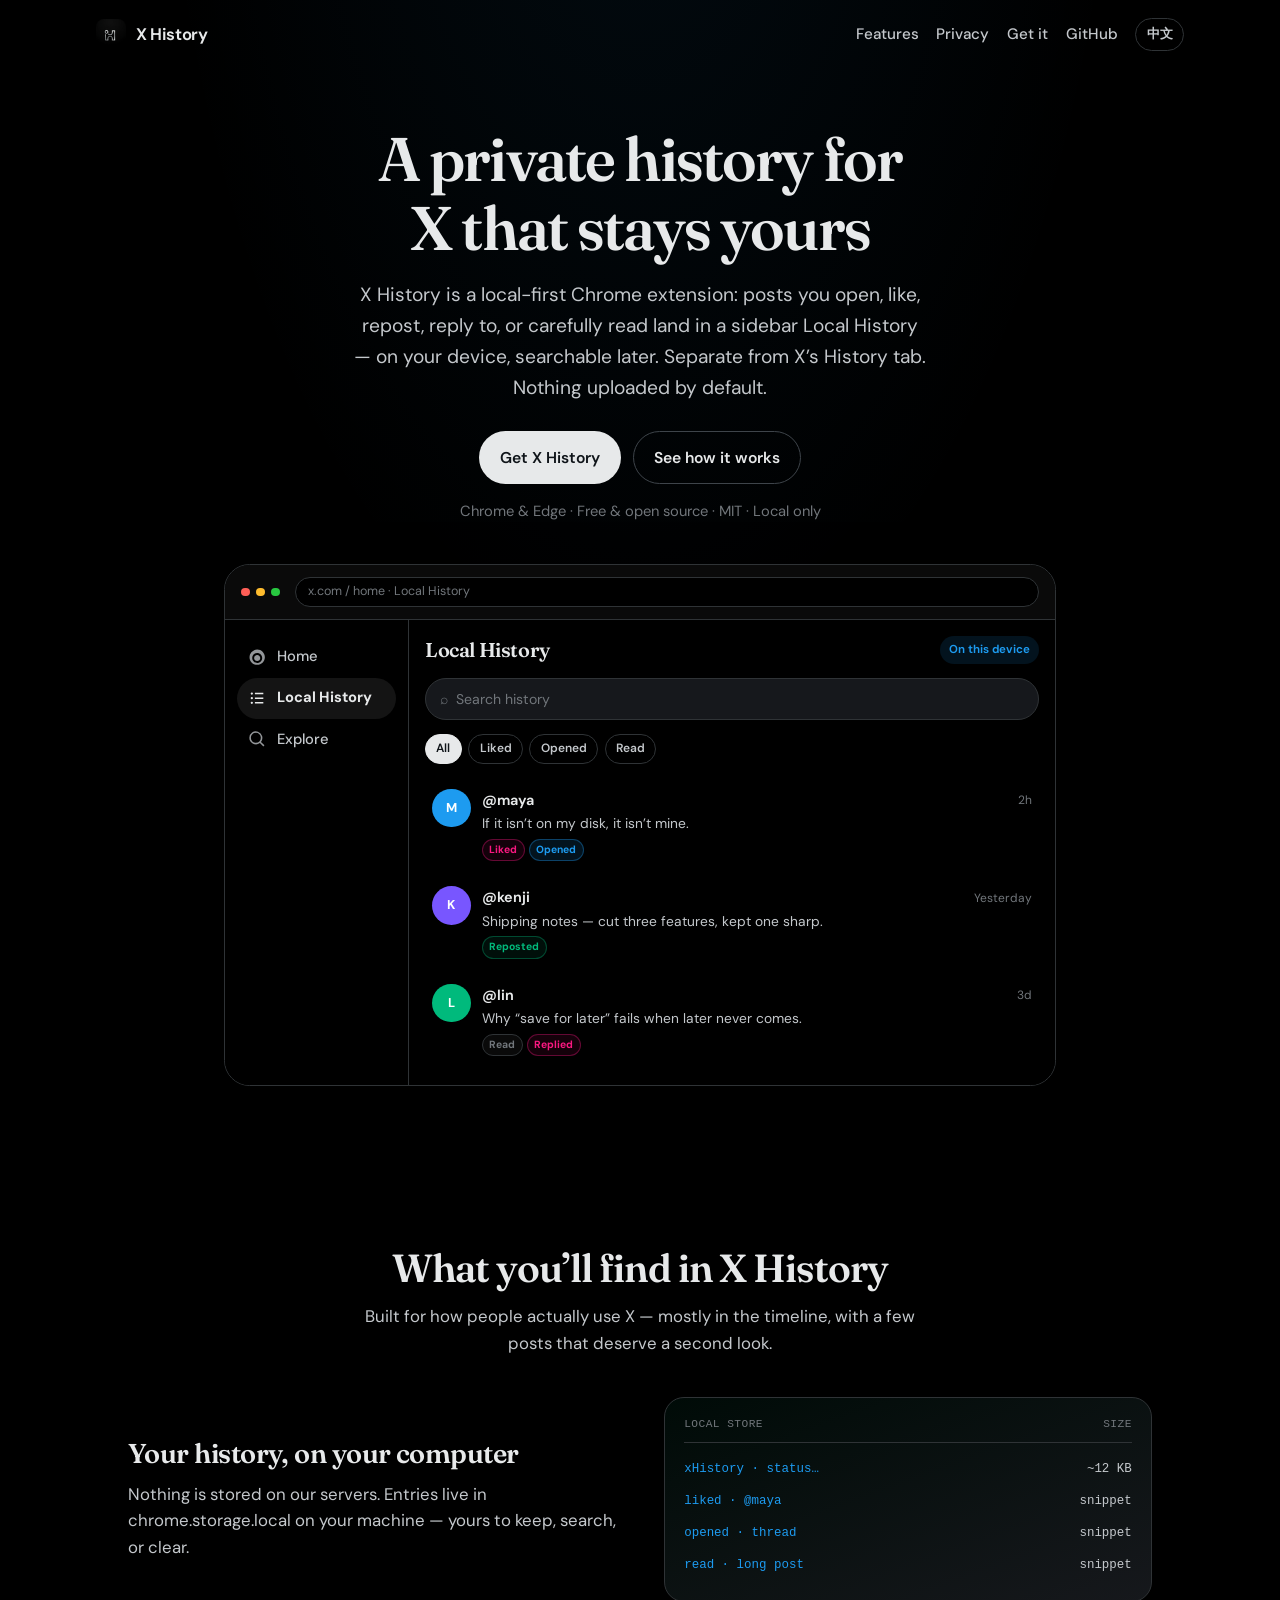
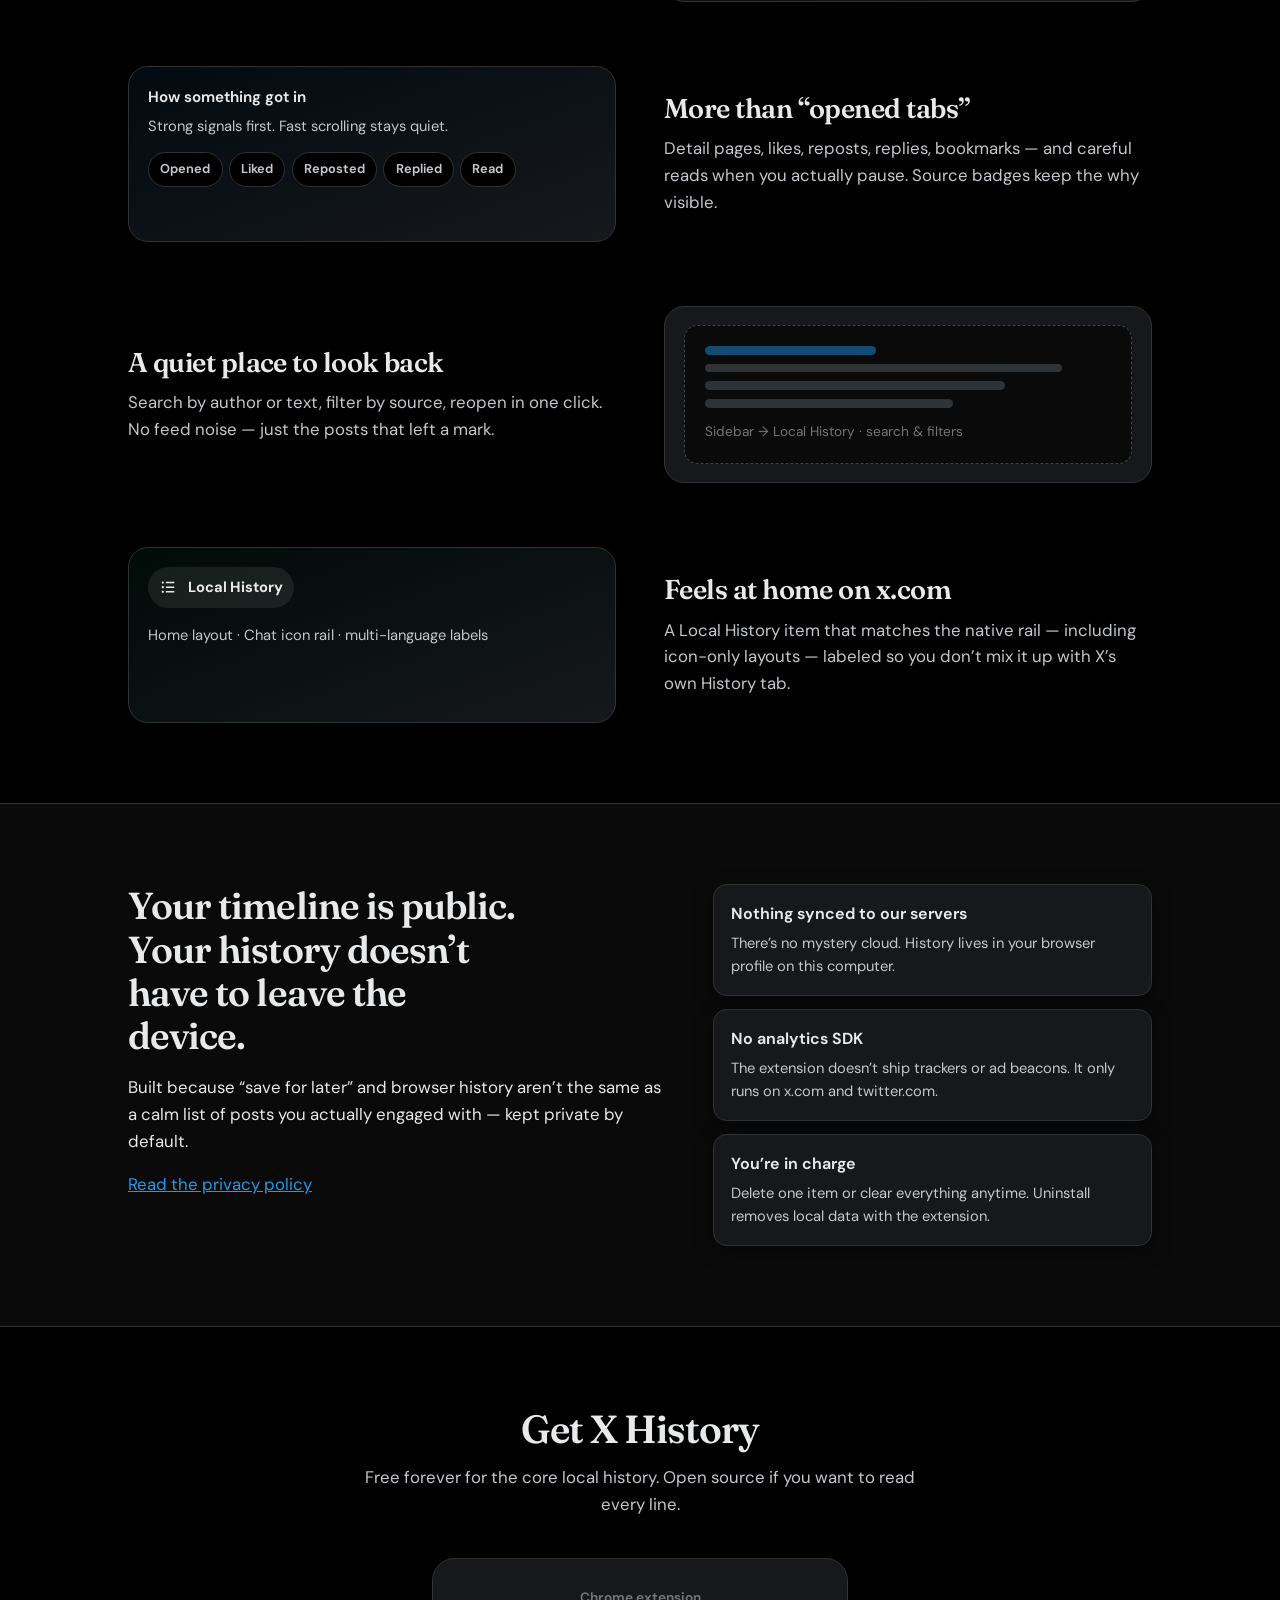
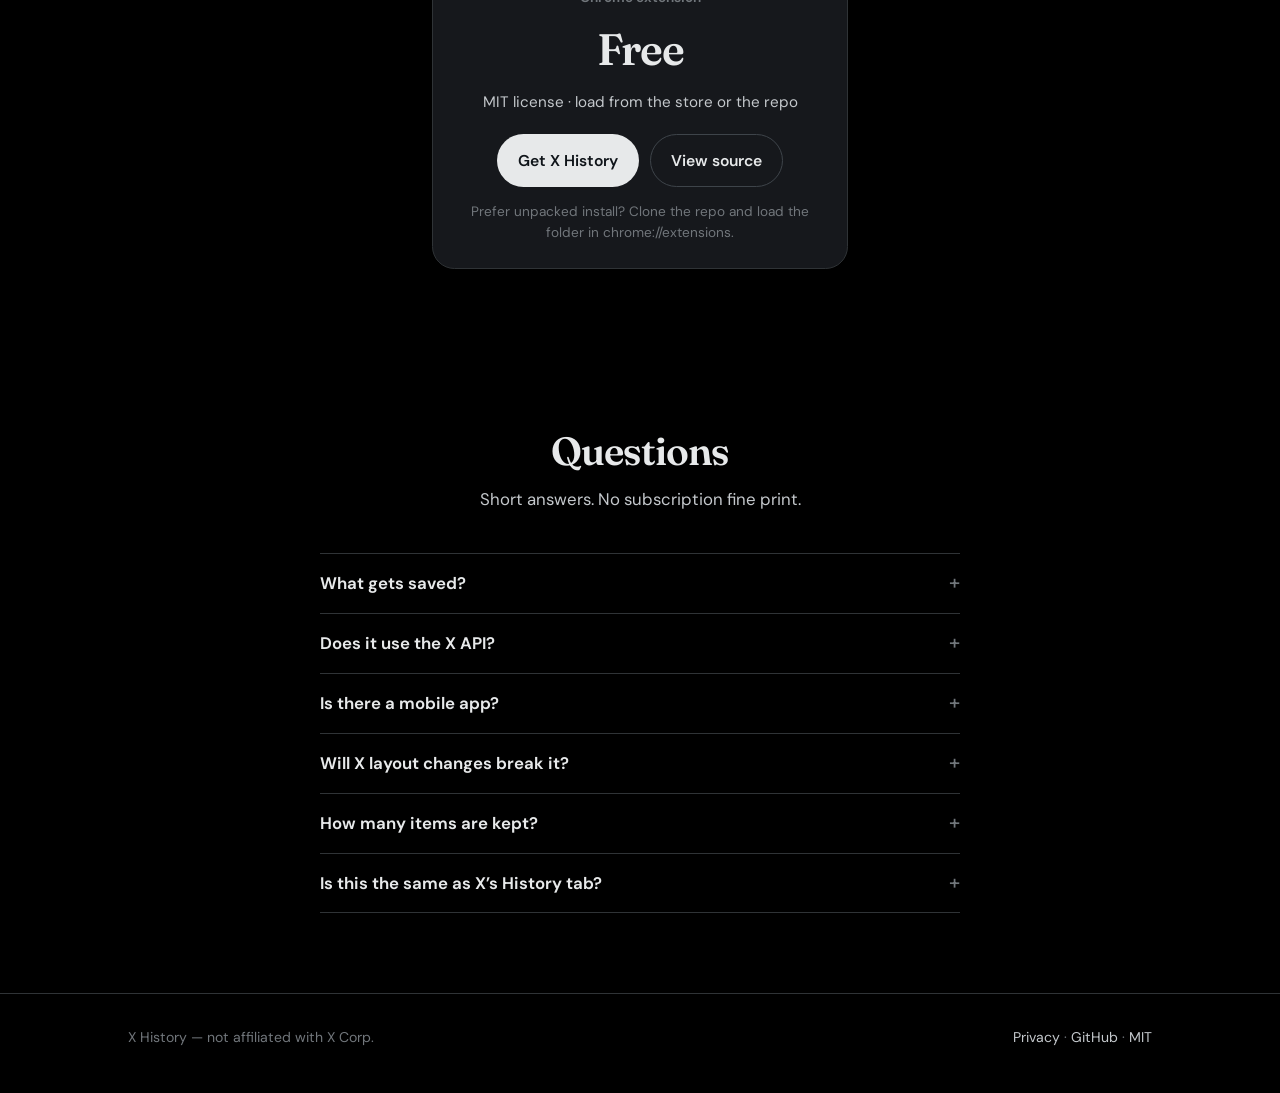
<file: docs/index.html>
<!DOCTYPE html>
<html lang="en">
  <head>
    <meta charset="utf-8" />
    <meta name="viewport" content="width=device-width, initial-scale=1" />
    <title>X History — Local history for X that stays yours</title>
    <meta
      name="description"
      content="A local-first Chrome extension for X: Local History in the sidebar for posts you open, like, repost, or carefully read. Distinct from X’s History tab. Nothing uploaded by default."
    />
    <meta name="theme-color" content="#000000" />
    <link rel="icon" href="icons/icon48.png" type="image/png" />
    <link rel="preconnect" href="https://fonts.googleapis.com" />
    <link rel="preconnect" href="https://fonts.gstatic.com" crossorigin />
    <link
      href="https://fonts.googleapis.com/css2?family=DM+Sans:ital,opsz,wght@0,9..40,400;0,9..40,500;0,9..40,600;0,9..40,700;1,9..40,400&family=Fraunces:ital,opsz,wght@0,9..144,500;0,9..144,600;0,9..144,700;1,9..144,500&display=swap"
      rel="stylesheet"
    />
    <style>
      /* X lights-out palette + Cozy structure */
      :root {
        color-scheme: dark;
        --bg: #000000;
        --bg-soft: #0a0a0a;
        --bg-elev: #16181c;
        --bg-card: #16181c;
        --ink: #e7e9ea;
        --ink-soft: #c4c8cc;
        --muted: #71767b;
        --line: #2f3336;
        --line-strong: #3e444a;
        --accent: #1d9bf0;
        --accent-hover: #1a8cd8;
        --accent-soft: rgba(29, 155, 240, 0.12);
        --like: #f91880;
        --repost: #00ba7c;
        --shadow: 0 18px 50px rgba(0, 0, 0, 0.55);
        --shadow-sm: 0 6px 20px rgba(0, 0, 0, 0.4);
        --radius: 1.25rem;
        --radius-sm: 0.85rem;
        --pad: clamp(1.15rem, 4vw, 2rem);
        --max: 68rem;
        --font: "DM Sans", system-ui, sans-serif;
        --display: "Fraunces", Georgia, serif;
      }

      * {
        box-sizing: border-box;
      }

      html {
        scroll-behavior: smooth;
      }

      body {
        margin: 0;
        font-family: var(--font);
        color: var(--ink);
        background:
          radial-gradient(
            70% 45% at 50% -8%,
            rgba(29, 155, 240, 0.08) 0%,
            transparent 55%
          ),
          var(--bg);
        line-height: 1.6;
        font-size: 1.05rem;
      }

      a {
        color: var(--accent);
      }

      a:hover {
        color: #4db0f5;
      }

      .wrap {
        width: min(var(--max), 100%);
        margin-inline: auto;
        padding-inline: var(--pad);
      }

      /* —— Nav —— */
      .nav {
        display: flex;
        align-items: center;
        justify-content: space-between;
        gap: 1rem;
        padding: 1.1rem var(--pad);
        max-width: calc(var(--max) + 2 * var(--pad));
        margin-inline: auto;
      }

      .brand {
        display: flex;
        align-items: center;
        gap: 0.6rem;
        text-decoration: none;
        color: var(--ink);
        font-weight: 650;
        letter-spacing: -0.02em;
      }

      .brand img {
        width: 30px;
        height: 30px;
        border-radius: 8px;
      }

      .nav-right {
        display: flex;
        align-items: center;
        gap: 0.35rem 1.1rem;
        flex-wrap: wrap;
        justify-content: flex-end;
      }

      .nav-right a {
        text-decoration: none;
        color: var(--ink-soft);
        font-size: 0.95rem;
        font-weight: 500;
      }

      .nav-right a:hover {
        color: var(--ink);
      }

      .lang-btn {
        appearance: none;
        border: 1px solid var(--line);
        background: transparent;
        color: var(--ink-soft);
        font: inherit;
        font-size: 0.8rem;
        font-weight: 600;
        padding: 0.35rem 0.65rem;
        border-radius: 999px;
        cursor: pointer;
      }

      .lang-btn:hover {
        border-color: var(--muted);
        color: var(--ink);
        background: rgba(255, 255, 255, 0.03);
      }

      /* —— Hero —— */
      .hero {
        padding: clamp(2rem, 6vw, 3.5rem) 0 clamp(3rem, 8vw, 5rem);
        text-align: center;
      }

      .hero h1 {
        font-family: var(--display);
        font-weight: 600;
        font-size: clamp(2.35rem, 6.2vw, 3.85rem);
        line-height: 1.12;
        letter-spacing: -0.03em;
        margin: 0 auto 1.1rem;
        max-width: 16ch;
        text-wrap: balance;
      }

      .hero-lede {
        margin: 0 auto 1.75rem;
        max-width: 36rem;
        color: var(--ink-soft);
        font-size: clamp(1.05rem, 2vw, 1.2rem);
      }

      .cta-row {
        display: flex;
        flex-wrap: wrap;
        gap: 0.7rem;
        justify-content: center;
        margin-bottom: 1rem;
      }

      .btn {
        display: inline-flex;
        align-items: center;
        justify-content: center;
        gap: 0.4rem;
        font: inherit;
        font-weight: 600;
        font-size: 0.98rem;
        padding: 0.8rem 1.25rem;
        border-radius: 999px;
        text-decoration: none;
        border: 1.5px solid transparent;
        transition: transform 0.15s, background 0.15s, border-color 0.15s,
          box-shadow 0.15s;
        cursor: pointer;
      }

      .btn:active {
        transform: translateY(1px);
      }

      .btn-primary {
        background: var(--ink);
        color: #0f1419;
        box-shadow: none;
      }

      .btn-primary:hover {
        background: #fff;
        color: #0f1419;
      }

      .btn-soft {
        background: transparent;
        color: var(--ink);
        border-color: var(--line-strong);
      }

      .btn-soft:hover {
        border-color: var(--muted);
        background: rgba(255, 255, 255, 0.04);
        color: var(--ink);
      }

      .hero-meta {
        color: var(--muted);
        font-size: 0.92rem;
        margin: 0 auto 2.5rem;
        max-width: 32rem;
      }

      /* Product stage */
      .stage {
        position: relative;
        max-width: 52rem;
        margin: 0 auto;
      }

      .stage-frame {
        background: #000;
        border: 1px solid var(--line);
        border-radius: calc(var(--radius) + 0.35rem);
        box-shadow: var(--shadow);
        overflow: hidden;
        text-align: left;
      }

      .stage-chrome {
        display: flex;
        align-items: center;
        gap: 0.4rem;
        padding: 0.75rem 1rem;
        border-bottom: 1px solid var(--line);
        background: #0a0a0a;
      }

      .dot {
        width: 0.55rem;
        height: 0.55rem;
        border-radius: 999px;
        background: var(--line-strong);
      }

      .dot:nth-child(1) {
        background: #ff5f57;
      }
      .dot:nth-child(2) {
        background: #febc2e;
      }
      .dot:nth-child(3) {
        background: #28c840;
      }

      .chrome-url {
        margin-left: 0.5rem;
        flex: 1;
        font-size: 0.78rem;
        color: var(--muted);
        background: #000;
        border-radius: 999px;
        padding: 0.28rem 0.75rem;
        border: 1px solid var(--line);
      }

      .stage-body {
        display: grid;
        grid-template-columns: 11.5rem 1fr;
        min-height: 22rem;
      }

      @media (max-width: 700px) {
        .stage-body {
          grid-template-columns: 1fr;
        }
        .stage-nav {
          display: none;
        }
      }

      .stage-nav {
        border-right: 1px solid var(--line);
        padding: 1rem 0.75rem;
        background: #000;
      }

      .nav-item {
        display: flex;
        align-items: center;
        gap: 0.65rem;
        padding: 0.55rem 0.7rem;
        border-radius: 999px;
        font-size: 0.92rem;
        font-weight: 500;
        color: var(--ink-soft);
      }

      .nav-item svg {
        width: 1.15rem;
        height: 1.15rem;
        opacity: 0.75;
      }

      .nav-item.is-active {
        background: rgba(255, 255, 255, 0.08);
        color: var(--ink);
        font-weight: 700;
      }

      .nav-item.is-active svg {
        opacity: 1;
      }

      .stage-main {
        padding: 0.85rem 1rem 1.1rem;
        background: #000;
      }

      .stage-head {
        display: flex;
        align-items: center;
        justify-content: space-between;
        gap: 0.75rem;
        margin-bottom: 0.75rem;
      }

      .stage-head h2 {
        font-family: var(--display);
        font-size: 1.25rem;
        font-weight: 600;
        margin: 0;
        letter-spacing: -0.02em;
      }

      .pill {
        font-size: 0.72rem;
        font-weight: 650;
        color: var(--accent);
        background: var(--accent-soft);
        padding: 0.28rem 0.55rem;
        border-radius: 999px;
      }

      .search-fake {
        display: flex;
        align-items: center;
        gap: 0.5rem;
        padding: 0.55rem 0.85rem;
        border-radius: 999px;
        background: #16181c;
        border: 1px solid var(--line);
        color: var(--muted);
        font-size: 0.88rem;
        margin-bottom: 0.85rem;
      }

      .filters {
        display: flex;
        flex-wrap: wrap;
        gap: 0.4rem;
        margin-bottom: 0.85rem;
      }

      .chip {
        font-size: 0.75rem;
        font-weight: 600;
        padding: 0.28rem 0.65rem;
        border-radius: 999px;
        border: 1px solid var(--line);
        color: var(--ink-soft);
        background: transparent;
      }

      .chip.is-on {
        background: var(--ink);
        border-color: var(--ink);
        color: #0f1419;
      }

      .hist {
        display: flex;
        flex-direction: column;
        gap: 0.15rem;
      }

      .row {
        display: grid;
        grid-template-columns: 2.4rem 1fr auto;
        gap: 0.7rem;
        align-items: start;
        padding: 0.7rem 0.45rem;
        border-radius: 0.75rem;
      }

      .row:hover {
        background: rgba(255, 255, 255, 0.03);
      }

      .av {
        width: 2.4rem;
        height: 2.4rem;
        border-radius: 999px;
        display: grid;
        place-items: center;
        font-size: 0.8rem;
        font-weight: 700;
        color: #fff;
        background: var(--accent);
      }

      .row:nth-child(2) .av {
        background: #7856ff;
      }

      .row:nth-child(3) .av {
        background: #00ba7c;
      }

      .row strong {
        display: block;
        font-size: 0.9rem;
        font-weight: 650;
      }

      .row p {
        margin: 0.15rem 0 0;
        font-size: 0.86rem;
        color: var(--ink-soft);
        line-height: 1.4;
      }

      .tags {
        display: flex;
        flex-wrap: wrap;
        gap: 0.28rem;
        margin-top: 0.35rem;
      }

      .tag {
        font-size: 0.65rem;
        font-weight: 700;
        padding: 0.12rem 0.4rem;
        border-radius: 999px;
        background: rgba(255, 255, 255, 0.04);
        color: var(--muted);
        border: 1px solid var(--line);
      }

      .tag.like {
        color: var(--like);
        border-color: rgba(249, 24, 128, 0.35);
        background: rgba(249, 24, 128, 0.08);
      }

      .tag.repost {
        color: var(--repost);
        border-color: rgba(0, 186, 124, 0.35);
        background: rgba(0, 186, 124, 0.08);
      }

      .tag.open {
        color: var(--accent);
        border-color: rgba(29, 155, 240, 0.35);
        background: var(--accent-soft);
      }

      .time {
        font-size: 0.75rem;
        color: var(--muted);
        white-space: nowrap;
        padding-top: 0.15rem;
      }

      /* —— Sections —— */
      section {
        padding: clamp(3rem, 7vw, 5rem) 0;
      }

      .section-intro {
        text-align: center;
        max-width: 36rem;
        margin: 0 auto 2.5rem;
      }

      .section-intro h2 {
        font-family: var(--display);
        font-weight: 600;
        font-size: clamp(1.75rem, 3.8vw, 2.45rem);
        letter-spacing: -0.025em;
        line-height: 1.15;
        margin: 0 0 0.75rem;
      }

      .section-intro p {
        margin: 0;
        color: var(--ink-soft);
      }

      /* Feature zig-zag */
      .features {
        display: flex;
        flex-direction: column;
        gap: clamp(2.5rem, 6vw, 4rem);
      }

      .feature {
        display: grid;
        grid-template-columns: 1fr 1fr;
        gap: clamp(1.5rem, 4vw, 3rem);
        align-items: center;
      }

      .feature:nth-child(even) .feature-copy {
        order: 2;
      }

      @media (max-width: 800px) {
        .feature {
          grid-template-columns: 1fr;
        }
        .feature:nth-child(even) .feature-copy {
          order: 0;
        }
      }

      .feature-copy h3 {
        font-family: var(--display);
        font-weight: 600;
        font-size: clamp(1.35rem, 2.5vw, 1.7rem);
        letter-spacing: -0.02em;
        margin: 0 0 0.65rem;
        line-height: 1.2;
      }

      .feature-copy p {
        margin: 0;
        color: var(--ink-soft);
        max-width: 32rem;
      }

      .feature-card {
        background: var(--bg-card);
        border: 1px solid var(--line);
        border-radius: var(--radius);
        box-shadow: var(--shadow-sm);
        padding: 1.15rem 1.2rem;
        min-height: 11rem;
      }

      .feature-card.soft-green {
        background: linear-gradient(
          160deg,
          rgba(0, 186, 124, 0.06),
          var(--bg-card)
        );
      }

      .feature-card.soft-blush {
        background: linear-gradient(
          160deg,
          rgba(29, 155, 240, 0.07),
          var(--bg-card)
        );
      }

      .mini-files {
        font-family: ui-monospace, SFMono-Regular, Menlo, monospace;
        font-size: 0.78rem;
        color: var(--ink-soft);
      }

      .mini-files .hd {
        display: flex;
        justify-content: space-between;
        color: var(--muted);
        font-size: 0.7rem;
        text-transform: uppercase;
        letter-spacing: 0.04em;
        margin-bottom: 0.65rem;
        padding-bottom: 0.5rem;
        border-bottom: 1px solid var(--line);
      }

      .mini-files .f {
        display: flex;
        justify-content: space-between;
        gap: 1rem;
        padding: 0.38rem 0;
      }

      .mini-files .f span:first-child {
        color: var(--accent);
      }

      .badge-row {
        display: flex;
        flex-wrap: wrap;
        gap: 0.4rem;
        margin-top: 0.85rem;
      }

      .big-badge {
        font-size: 0.8rem;
        font-weight: 650;
        padding: 0.4rem 0.7rem;
        border-radius: 999px;
        background: #000;
        border: 1px solid var(--line);
        color: var(--ink-soft);
      }

      .quiet-ui {
        border: 1px dashed var(--line-strong);
        border-radius: var(--radius-sm);
        padding: 1.25rem;
        background: #0a0a0a;
      }

      .quiet-ui .line {
        height: 0.55rem;
        border-radius: 999px;
        background: var(--line);
        margin-bottom: 0.55rem;
      }

      .quiet-ui .line:nth-child(1) {
        width: 42%;
        background: var(--accent);
        opacity: 0.45;
      }
      .quiet-ui .line:nth-child(2) {
        width: 88%;
      }
      .quiet-ui .line:nth-child(3) {
        width: 74%;
      }
      .quiet-ui .line:nth-child(4) {
        width: 61%;
      }
      .quiet-ui .caption {
        margin-top: 0.85rem;
        font-size: 0.85rem;
        color: var(--muted);
      }

      /* Privacy band */
      .privacy {
        background: #0a0a0a;
        border-block: 1px solid var(--line);
      }

      .privacy-grid {
        display: grid;
        grid-template-columns: 1.1fr 0.9fr;
        gap: clamp(1.5rem, 4vw, 3rem);
        align-items: start;
      }

      @media (max-width: 800px) {
        .privacy-grid {
          grid-template-columns: 1fr;
        }
      }

      .privacy h2 {
        font-family: var(--display);
        font-weight: 600;
        font-size: clamp(1.75rem, 3.5vw, 2.35rem);
        letter-spacing: -0.025em;
        line-height: 1.15;
        margin: 0 0 0.85rem;
        max-width: 16ch;
      }

      .privacy > .wrap > .privacy-grid > div > p {
        margin: 0 0 1.25rem;
        color: var(--ink-soft);
        max-width: 34rem;
      }

      .principles {
        display: grid;
        gap: 0.85rem;
      }

      .principle {
        background: var(--bg-card);
        border: 1px solid var(--line);
        border-radius: var(--radius-sm);
        padding: 1rem 1.1rem;
        box-shadow: var(--shadow-sm);
      }

      .principle h3 {
        margin: 0 0 0.3rem;
        font-size: 1rem;
        font-weight: 650;
      }

      .principle p {
        margin: 0;
        font-size: 0.92rem;
        color: var(--ink-soft);
      }

      /* Free / open (pricing-inspired) */
      .get {
        text-align: center;
      }

      .price-card {
        max-width: 26rem;
        margin: 0 auto;
        background: var(--bg-card);
        border: 1px solid var(--line);
        border-radius: calc(var(--radius) + 0.15rem);
        box-shadow: var(--shadow);
        padding: 1.75rem 1.5rem 1.5rem;
      }

      .price-card .label {
        font-size: 0.85rem;
        font-weight: 650;
        color: var(--muted);
        margin: 0 0 0.35rem;
      }

      .price-card .amount {
        font-family: var(--display);
        font-size: 2.75rem;
        font-weight: 600;
        letter-spacing: -0.03em;
        margin: 0 0 0.35rem;
        color: var(--ink);
      }

      .price-card .detail {
        color: var(--ink-soft);
        font-size: 0.95rem;
        margin: 0 0 1.25rem;
      }

      .price-card .cta-row {
        margin-bottom: 0.85rem;
      }

      .price-note {
        font-size: 0.85rem;
        color: var(--muted);
        margin: 0;
      }

      /* FAQ */
      .faq {
        max-width: 40rem;
        margin: 0 auto;
      }

      details {
        border-top: 1px solid var(--line);
        padding: 1rem 0;
      }

      details:last-child {
        border-bottom: 1px solid var(--line);
      }

      summary {
        cursor: pointer;
        font-weight: 650;
        list-style: none;
        display: flex;
        justify-content: space-between;
        gap: 1rem;
        align-items: baseline;
      }

      summary::-webkit-details-marker {
        display: none;
      }

      summary::after {
        content: "+";
        font-weight: 500;
        color: var(--muted);
        font-size: 1.25rem;
        line-height: 1;
      }

      details[open] summary::after {
        content: "–";
      }

      details p {
        margin: 0.65rem 0 0;
        color: var(--ink-soft);
        font-size: 0.98rem;
      }

      /* Footer */
      footer {
        padding: 2rem 0 2.75rem;
        border-top: 1px solid var(--line);
        color: var(--muted);
        font-size: 0.88rem;
      }

      .footer-row {
        display: flex;
        flex-wrap: wrap;
        gap: 0.75rem 1.5rem;
        justify-content: space-between;
        align-items: center;
      }

      footer a {
        color: var(--ink-soft);
        text-decoration: none;
      }

      footer a:hover {
        color: var(--ink);
      }

      @media (prefers-reduced-motion: reduce) {
        html {
          scroll-behavior: auto;
        }
        .btn {
          transition: none;
        }
      }
    </style>
  </head>
  <body>
    <header>
      <nav class="nav" aria-label="Primary">
        <a class="brand" href="#">
          <img src="icons/icon48.png" width="30" height="30" alt="" />
          <span>X History</span>
        </a>
        <div class="nav-right">
          <a href="#features" data-i18n="nav_features">Features</a>
          <a href="#privacy" data-i18n="nav_privacy">Privacy</a>
          <a href="#get" data-i18n="nav_get">Get it</a>
          <a
            href="https://github.com/robinv8/x-history"
            target="_blank"
            rel="noopener"
            >GitHub</a
          >
          <button type="button" class="lang-btn" id="langToggle">中文</button>
        </div>
      </nav>
    </header>

    <main id="main-content">
      <section class="hero wrap">
        <h1 data-i18n="hero_title">A private history for X that stays yours</h1>
        <p class="hero-lede" data-i18n="hero_lede">
          X History is a local-first Chrome extension: posts you open, like,
          repost, reply to, or carefully read land in a sidebar Local History —
          on your device, searchable later. Separate from X’s History tab.
          Nothing uploaded by default.
        </p>
        <div class="cta-row">
          <a
            class="btn btn-primary"
            id="storeCta"
            href="https://chromewebstore.google.com/detail/jijknbffmnjebeklhmmfldhgkefgcdoo"
            data-i18n="cta_primary"
            >Get X History</a
          >
          <a class="btn btn-soft" href="#features" data-i18n="cta_secondary"
            >See how it works</a
          >
        </div>
        <p class="hero-meta" data-i18n="hero_meta">
          Chrome &amp; Edge · Free &amp; open source · MIT · Local only
        </p>

        <div class="stage" aria-label="Product preview">
          <div class="stage-frame">
            <div class="stage-chrome" aria-hidden="true">
              <span class="dot"></span>
              <span class="dot"></span>
              <span class="dot"></span>
              <div class="chrome-url">x.com / home · Local History</div>
            </div>
            <div class="stage-body">
              <aside class="stage-nav" aria-hidden="true">
                <div class="nav-item">
                  <svg viewBox="0 0 24 24" fill="currentColor">
                    <path
                      d="M12 9c-2.2 0-4 1.8-4 4s1.8 4 4 4 4-1.8 4-4-1.8-4-4-4zm0 10.5c-3.6 0-6.5-2.9-6.5-6.5S8.4 6.5 12 6.5s6.5 2.9 6.5 6.5-2.9 6.5-6.5 6.5zM12 2C6.5 2 2 6.5 2 12s4.5 10 10 10 10-4.5 10-10S17.5 2 12 2z"
                    />
                  </svg>
                  <span data-i18n="mock_home">Home</span>
                </div>
                <div class="nav-item is-active">
                  <svg viewBox="0 0 24 24" fill="currentColor">
                    <path
                      d="M6.5 6a1.5 1.5 0 1 1-3 0 1.5 1.5 0 0 1 3 0zM9 5h11v2H9V5zm-2.5 7a1.5 1.5 0 1 1-3 0 1.5 1.5 0 0 1 3 0zM9 11h11v2H9v-2zm-2.5 7a1.5 1.5 0 1 1-3 0 1.5 1.5 0 0 1 3 0zM9 17h11v2H9v-2z"
                    />
                  </svg>
                  <span data-i18n="mock_hist">Local History</span>
                </div>
                <div class="nav-item">
                  <svg viewBox="0 0 24 24" fill="currentColor">
                    <path
                      d="M10.25 3.75a6.5 6.5 0 1 0 0 13 6.5 6.5 0 0 0 0-13zM1.75 10.25a8.5 8.5 0 1 1 15.176 5.262l4.531 4.53-1.414 1.415-4.53-4.531A8.5 8.5 0 0 1 1.75 10.25z"
                    />
                  </svg>
                  <span data-i18n="mock_explore">Explore</span>
                </div>
              </aside>
              <div class="stage-main">
                <div class="stage-head">
                  <h2 data-i18n="mock_title">Local History</h2>
                  <span class="pill" data-i18n="mock_pill">On this device</span>
                </div>
                <div class="search-fake" aria-hidden="true">
                  <span>⌕</span>
                  <span data-i18n="mock_search">Search history</span>
                </div>
                <div class="filters" aria-hidden="true">
                  <span class="chip is-on" data-i18n="f_all">All</span>
                  <span class="chip" data-i18n="f_like">Liked</span>
                  <span class="chip" data-i18n="f_open">Opened</span>
                  <span class="chip" data-i18n="f_read">Read</span>
                </div>
                <div class="hist">
                  <div class="row">
                    <div class="av">M</div>
                    <div>
                      <strong>@maya</strong>
                      <p data-i18n="row1">
                        If it isn’t on my disk, it isn’t mine.
                      </p>
                      <div class="tags">
                        <span class="tag like" data-i18n="t_like">Liked</span>
                        <span class="tag open" data-i18n="t_open">Opened</span>
                      </div>
                    </div>
                    <span class="time" data-i18n="time1">2h</span>
                  </div>
                  <div class="row">
                    <div class="av">K</div>
                    <div>
                      <strong>@kenji</strong>
                      <p data-i18n="row2">
                        Shipping notes — cut three features, kept one sharp.
                      </p>
                      <div class="tags">
                        <span class="tag repost" data-i18n="t_rp"
                          >Reposted</span
                        >
                      </div>
                    </div>
                    <span class="time" data-i18n="time2">Yesterday</span>
                  </div>
                  <div class="row">
                    <div class="av">L</div>
                    <div>
                      <strong>@lin</strong>
                      <p data-i18n="row3">
                        Why “save for later” fails when later never comes.
                      </p>
                      <div class="tags">
                        <span class="tag" data-i18n="t_read">Read</span>
                        <span class="tag like" data-i18n="t_reply">Replied</span>
                      </div>
                    </div>
                    <span class="time" data-i18n="time3">3d</span>
                  </div>
                </div>
              </div>
            </div>
          </div>
        </div>
      </section>

      <section id="features">
        <div class="wrap">
          <div class="section-intro">
            <h2 data-i18n="feat_title">What you’ll find in X History</h2>
            <p data-i18n="feat_intro">
              Built for how people actually use X — mostly in the timeline, with
              a few posts that deserve a second look.
            </p>
          </div>

          <div class="features">
            <article class="feature">
              <div class="feature-copy">
                <h3 data-i18n="f1_t">Your history, on your computer</h3>
                <p data-i18n="f1_d">
                  Nothing is stored on our servers. Entries live in
                  chrome.storage.local on your machine — yours to keep, search,
                  or clear.
                </p>
              </div>
              <div class="feature-card soft-green">
                <div class="mini-files">
                  <div class="hd">
                    <span data-i18n="files_name">Local store</span>
                    <span data-i18n="files_size">Size</span>
                  </div>
                  <div class="f">
                    <span>xHistory · status…</span><span>~12 KB</span>
                  </div>
                  <div class="f">
                    <span>liked · @maya</span><span>snippet</span>
                  </div>
                  <div class="f">
                    <span>opened · thread</span><span>snippet</span>
                  </div>
                  <div class="f">
                    <span>read · long post</span><span>snippet</span>
                  </div>
                </div>
              </div>
            </article>

            <article class="feature">
              <div class="feature-copy">
                <h3 data-i18n="f2_t">More than “opened tabs”</h3>
                <p data-i18n="f2_d">
                  Detail pages, likes, reposts, replies, bookmarks — and careful
                  reads when you actually pause. Source badges keep the why
                  visible.
                </p>
              </div>
              <div class="feature-card soft-blush">
                <p
                  style="
                    margin: 0 0 0.35rem;
                    font-weight: 650;
                    font-size: 0.95rem;
                  "
                  data-i18n="f2_card_t"
                >
                  How something got in
                </p>
                <p
                  style="margin: 0; color: var(--ink-soft); font-size: 0.92rem"
                  data-i18n="f2_card_d"
                >
                  Strong signals first. Fast scrolling stays quiet.
                </p>
                <div class="badge-row">
                  <span class="big-badge" data-i18n="t_open">Opened</span>
                  <span class="big-badge" data-i18n="t_like">Liked</span>
                  <span class="big-badge" data-i18n="t_rp">Reposted</span>
                  <span class="big-badge" data-i18n="t_reply">Replied</span>
                  <span class="big-badge" data-i18n="t_read">Read</span>
                </div>
              </div>
            </article>

            <article class="feature">
              <div class="feature-copy">
                <h3 data-i18n="f3_t">A quiet place to look back</h3>
                <p data-i18n="f3_d">
                  Search by author or text, filter by source, reopen in one
                  click. No feed noise — just the posts that left a mark.
                </p>
              </div>
              <div class="feature-card">
                <div class="quiet-ui" aria-hidden="true">
                  <div class="line"></div>
                  <div class="line"></div>
                  <div class="line"></div>
                  <div class="line"></div>
                  <div class="caption" data-i18n="f3_cap">
                    Sidebar → Local History · search &amp; filters
                  </div>
                </div>
              </div>
            </article>

            <article class="feature">
              <div class="feature-copy">
                <h3 data-i18n="f4_t">Feels at home on x.com</h3>
                <p data-i18n="f4_d">
                  A Local History item that matches the native rail — including
                  icon-only layouts — labeled so you don’t mix it up with X’s
                  own History tab.
                </p>
              </div>
              <div class="feature-card soft-green">
                <div class="nav-item is-active" style="display: inline-flex">
                  <svg
                    viewBox="0 0 24 24"
                    fill="currentColor"
                    width="18"
                    height="18"
                  >
                    <path
                      d="M6.5 6a1.5 1.5 0 1 1-3 0 1.5 1.5 0 0 1 3 0zM9 5h11v2H9V5zm-2.5 7a1.5 1.5 0 1 1-3 0 1.5 1.5 0 0 1 3 0zM9 11h11v2H9v-2zm-2.5 7a1.5 1.5 0 1 1-3 0 1.5 1.5 0 0 1 3 0zM9 17h11v2H9v-2z"
                    />
                  </svg>
                  <span data-i18n="mock_hist">Local History</span>
                </div>
                <p
                  style="
                    margin: 1rem 0 0;
                    color: var(--ink-soft);
                    font-size: 0.92rem;
                  "
                  data-i18n="f4_card"
                >
                  Home layout · Chat icon rail · multi-language labels
                </p>
              </div>
            </article>
          </div>
        </div>
      </section>

      <section class="privacy" id="privacy">
        <div class="wrap privacy-grid">
          <div>
            <h2 data-i18n="priv_title">
              Your timeline is public. Your history doesn’t have to leave the
              device.
            </h2>
            <p data-i18n="priv_intro">
              Built because “save for later” and browser history aren’t the same
              as a calm list of posts you actually engaged with — kept private
              by default.
            </p>
            <a href="privacy.html" data-i18n="priv_link">Read the privacy policy</a>
          </div>
          <div class="principles">
            <div class="principle">
              <h3 data-i18n="p1_t">Nothing synced to our servers</h3>
              <p data-i18n="p1_d">
                There’s no mystery cloud. History lives in your browser profile
                on this computer.
              </p>
            </div>
            <div class="principle">
              <h3 data-i18n="p2_t">No analytics SDK</h3>
              <p data-i18n="p2_d">
                The extension doesn’t ship trackers or ad beacons. It only runs
                on x.com and twitter.com.
              </p>
            </div>
            <div class="principle">
              <h3 data-i18n="p3_t">You’re in charge</h3>
              <p data-i18n="p3_d">
                Delete one item or clear everything anytime. Uninstall removes
                local data with the extension.
              </p>
            </div>
          </div>
        </div>
      </section>

      <section class="get" id="get">
        <div class="wrap">
          <div class="section-intro">
            <h2 data-i18n="get_title">Get X History</h2>
            <p data-i18n="get_intro">
              Free forever for the core local history. Open source if you want
              to read every line.
            </p>
          </div>
          <div class="price-card">
            <p class="label" data-i18n="price_label">Chrome extension</p>
            <p class="amount" data-i18n="price_amount">Free</p>
            <p class="detail" data-i18n="price_detail">
              MIT license · load from the store or the repo
            </p>
            <div class="cta-row" style="justify-content: center">
              <a
                class="btn btn-primary"
                href="https://chromewebstore.google.com/detail/jijknbffmnjebeklhmmfldhgkefgcdoo"
                id="storeCta2"
                data-i18n="cta_primary"
                >Get X History</a
              >
              <a
                class="btn btn-soft"
                href="https://github.com/robinv8/x-history"
                target="_blank"
                rel="noopener"
                data-i18n="cta_github"
                >View source</a
              >
            </div>
            <p class="price-note" data-i18n="price_note">
              Prefer unpacked install? Clone the repo and load the folder in
              chrome://extensions.
            </p>
          </div>
        </div>
      </section>

      <section id="faq">
        <div class="wrap">
          <div class="section-intro">
            <h2 data-i18n="faq_title">Questions</h2>
            <p data-i18n="faq_intro">Short answers. No subscription fine print.</p>
          </div>
          <div class="faq">
            <details>
              <summary data-i18n="q1">What gets saved?</summary>
              <p data-i18n="a1">
                Posts you open, like, repost, reply to, or bookmark — plus
                careful timeline reads after stable focus (~3s). Not every post
                you scroll past.
              </p>
            </details>
            <details>
              <summary data-i18n="q2">Does it use the X API?</summary>
              <p data-i18n="a2">
                No. It works on the web UI only — injects Local History and reads
                on-page metadata for items you engage with.
              </p>
            </details>
            <details>
              <summary data-i18n="q3">Is there a mobile app?</summary>
              <p data-i18n="a3">
                Not yet. X History is for the desktop browser on x.com /
                twitter.com.
              </p>
            </details>
            <details>
              <summary data-i18n="q4">Will X layout changes break it?</summary>
              <p data-i18n="a4">
                Sometimes, temporarily. Fixes ship as extension updates — that’s
                the tradeoff of living inside someone else’s UI.
              </p>
            </details>
            <details>
              <summary data-i18n="q5">How many items are kept?</summary>
              <p data-i18n="a5">
                About 500 recent items. You can delete individuals or clear all
                from the History panel.
              </p>
            </details>
            <details>
              <summary data-i18n="q6">
                Is this the same as X’s History tab?
              </summary>
              <p data-i18n="a6">
                No. X’s History is bookmarks, likes, videos, and articles on
                your account. This extension is a local browse history of posts
                you opened or engaged with — stored on this device.
              </p>
            </details>
          </div>
        </div>
      </section>
    </main>

    <footer>
      <div class="wrap footer-row">
        <span data-i18n="footer"
          >X History — not affiliated with X Corp.</span
        >
        <span>
          <a href="privacy.html" data-i18n="footer_privacy">Privacy</a>
          ·
          <a
            href="https://github.com/robinv8/x-history"
            target="_blank"
            rel="noopener"
            >GitHub</a
          >
          ·
          <a
            href="https://github.com/robinv8/x-history/blob/main/LICENSE"
            target="_blank"
            rel="noopener"
            >MIT</a
          >
        </span>
      </div>
    </footer>

    <script>
      const STR = {
        en: {
          nav_features: "Features",
          nav_privacy: "Privacy",
          nav_get: "Get it",
          hero_title: "A private history for X that stays yours",
          hero_lede:
            "X History is a local-first Chrome extension: posts you open, like, repost, reply to, or carefully read land in a sidebar Local History — on your device, searchable later. Separate from X’s History tab. Nothing uploaded by default.",
          cta_primary: "Get X History",
          cta_secondary: "See how it works",
          hero_meta: "Chrome & Edge · Free & open source · MIT · Local only",
          mock_home: "Home",
          mock_hist: "Local History",
          mock_explore: "Explore",
          mock_title: "Local History",
          mock_pill: "On this device",
          mock_search: "Search history",
          f_all: "All",
          f_like: "Liked",
          f_open: "Opened",
          f_read: "Read",
          row1: "If it isn’t on my disk, it isn’t mine.",
          row2: "Shipping notes — cut three features, kept one sharp.",
          row3: "Why “save for later” fails when later never comes.",
          t_like: "Liked",
          t_open: "Opened",
          t_rp: "Reposted",
          t_read: "Read",
          t_reply: "Replied",
          time1: "2h",
          time2: "Yesterday",
          time3: "3d",
          feat_title: "What you’ll find in X History",
          feat_intro:
            "Built for how people actually use X — mostly in the timeline, with a few posts that deserve a second look.",
          f1_t: "Your history, on your computer",
          f1_d:
            "Nothing is stored on our servers. Entries live in chrome.storage.local on your machine — yours to keep, search, or clear.",
          files_name: "Local store",
          files_size: "Size",
          f2_t: "More than “opened tabs”",
          f2_d:
            "Detail pages, likes, reposts, replies, bookmarks — and careful reads when you actually pause. Source badges keep the why visible.",
          f2_card_t: "How something got in",
          f2_card_d: "Strong signals first. Fast scrolling stays quiet.",
          f3_t: "A quiet place to look back",
          f3_d:
            "Search by author or text, filter by source, reopen in one click. No feed noise — just the posts that left a mark.",
          f3_cap: "Sidebar → Local History · search & filters",
          f4_t: "Feels at home on x.com",
          f4_d:
            "A Local History item that matches the native rail — including icon-only layouts — labeled so you don’t mix it up with X’s own History tab.",
          f4_card: "Home layout · Chat icon rail · multi-language labels",
          priv_title:
            "Your timeline is public. Your history doesn’t have to leave the device.",
          priv_intro:
            "Built because “save for later” and browser history aren’t the same as a calm list of posts you actually engaged with — kept private by default.",
          priv_link: "Read the privacy policy",
          p1_t: "Nothing synced to our servers",
          p1_d:
            "There’s no mystery cloud. History lives in your browser profile on this computer.",
          p2_t: "No analytics SDK",
          p2_d:
            "The extension doesn’t ship trackers or ad beacons. It only runs on x.com and twitter.com.",
          p3_t: "You’re in charge",
          p3_d:
            "Delete one item or clear everything anytime. Uninstall removes local data with the extension.",
          get_title: "Get X History",
          get_intro:
            "Free forever for the core local history. Open source if you want to read every line.",
          price_label: "Chrome extension",
          price_amount: "Free",
          price_detail: "MIT license · load from the store or the repo",
          cta_github: "View source",
          price_note:
            "Prefer unpacked install? Clone the repo and load the folder in chrome://extensions.",
          faq_title: "Questions",
          faq_intro: "Short answers. No subscription fine print.",
          q1: "What gets saved?",
          a1: "Posts you open, like, repost, reply to, or bookmark — plus careful timeline reads after stable focus (~3s). Not every post you scroll past.",
          q2: "Does it use the X API?",
          a2: "No. It works on the web UI only — injects Local History and reads on-page metadata for items you engage with.",
          q3: "Is there a mobile app?",
          a3: "Not yet. X History is for the desktop browser on x.com / twitter.com.",
          q4: "Will X layout changes break it?",
          a4: "Sometimes, temporarily. Fixes ship as extension updates — that’s the tradeoff of living inside someone else’s UI.",
          q5: "How many items are kept?",
          a5: "About 500 recent items. You can delete individuals or clear all from the History panel.",
          q6: "Is this the same as X’s History tab?",
          a6: "No. X’s History is bookmarks, likes, videos, and articles on your account. This extension is a local browse history of posts you opened or engaged with — stored on this device.",
          footer: "X History — not affiliated with X Corp.",
          footer_privacy: "Privacy",
          lang_btn: "中文",
        },
        zh: {
          nav_features: "功能",
          nav_privacy: "隐私",
          nav_get: "获取",
          hero_title: "给 X 的私人历史，留在你自己这边",
          hero_lede:
            "X History 是 local-first 的 Chrome 扩展：你打开、点赞、转发、回复或认真读过的帖，会出现在侧栏「本地历史」里——存在本机，稍后可搜。和 X 自带的 History 不是一回事。默认不上云。",
          cta_primary: "获取 X History",
          cta_secondary: "看看怎么用",
          hero_meta: "Chrome 与 Edge · 免费开源 · MIT · 仅本机",
          mock_home: "首页",
          mock_hist: "本地历史",
          mock_explore: "探索",
          mock_title: "本地历史",
          mock_pill: "仅本机",
          mock_search: "搜索历史",
          f_all: "全部",
          f_like: "赞过",
          f_open: "打开过",
          f_read: "读过",
          row1: "不在我磁盘上的，就不算我的。",
          row2: "发布笔记——砍掉三个功能，留下一个锋利的。",
          row3: "为什么「稍后再看」总是再也看不见。",
          t_like: "赞过",
          t_open: "打开",
          t_rp: "转发",
          t_read: "读过",
          t_reply: "回复",
          time1: "2 小时",
          time2: "昨天",
          time3: "3 天",
          feat_title: "X History 里有什么",
          feat_intro:
            "按真实刷帖习惯设计——多半时间在时间线，只有少数帖值得再看一眼。",
          f1_t: "历史在你自己的电脑上",
          f1_d:
            "我们不在服务器存你的记录。条目在本机 chrome.storage.local——可搜、可留、可清空。",
          files_name: "本地存储",
          files_size: "大小",
          f2_t: "不只是「打开过的标签」",
          f2_d:
            "详情、赞、转发、回复、书签，以及你真正停下来读过的帖。来源徽章说明为什么进了列表。",
          f2_card_t: "它是怎么进来的",
          f2_card_d: "强信号优先。快滑保持安静。",
          f3_t: "安静地回头看",
          f3_d:
            "按作者或正文搜，按来源筛，一点就能回去。没有信息流噪音——只有留下痕迹的帖。",
          f3_cap: "侧栏 → 本地历史 · 搜索与筛选",
          f4_t: "融进 x.com",
          f4_d:
            "侧栏「本地历史」尽量贴近原生导航，包括图标窄轨，和 X 自带的 History 并排但不混淆。",
          f4_card: "首页布局 · Chat 窄轨 · 多语言标签",
          priv_title: "时间线是公开的。你的历史不必离开这台设备。",
          priv_intro:
            "「稍后再看」和浏览器历史，都不是一份安静的、你真正互动过的帖列表——默认就该私密。",
          priv_link: "阅读隐私政策",
          p1_t: "不同步到我们的服务器",
          p1_d: "没有神秘云端。历史就在你这台电脑的浏览器配置里。",
          p2_t: "没有统计 SDK",
          p2_d: "扩展不带追踪或广告脚本。只在 x.com / twitter.com 运行。",
          p3_t: "你说了算",
          p3_d: "随时可删单条或全部清空。卸载扩展会一并带走本地数据。",
          get_title: "获取 X History",
          get_intro: "核心本地历史永久免费。想读每一行代码也可以，开源的。",
          price_label: "Chrome 扩展",
          price_amount: "免费",
          price_detail: "MIT 协议 · 商店或仓库均可安装",
          cta_github: "查看源码",
          price_note:
            "更想手动装？克隆仓库，在 chrome://extensions 加载目录即可。",
          faq_title: "常见问题",
          faq_intro: "短答。没有订阅条款。",
          q1: "会保存什么？",
          a1: "你打开、点赞、转发、回复或加书签的帖，以及焦点稳定约 3 秒后的认真阅读。不是滑过的每一条。",
          q2: "会调用 X API 吗？",
          a2: "不会。只在网页 UI 上工作——注入「本地历史」入口，并读取你互动帖的页面元数据。",
          q3: "有手机 App 吗？",
          a3: "还没有。目前面向桌面浏览器上的 x.com / twitter.com。",
          q4: "X 改版会坏掉吗？",
          a4: "有时会暂时失效。会通过扩展更新修复——嵌在别人的界面里就有这个取舍。",
          q5: "能存多少条？",
          a5: "大约最近 500 条。可在历史面板删除单条或全部清空。",
          q6: "这和 X 自带的 History 一样吗？",
          a6: "不一样。X 的 History 是账号里的书签、点赞、视频和文章。这个扩展记录的是你在这台设备上打开或互动过的帖，数据留在本机。",
          footer: "X History — 与 X Corp. 无关联。",
          footer_privacy: "隐私",
          lang_btn: "EN",
        },
      };

      let lang = localStorage.getItem("xhLandingLang") || "en";

      function applyLang() {
        const pack = STR[lang] || STR.en;
        document.documentElement.lang = lang === "zh" ? "zh-CN" : "en";
        document.querySelectorAll("[data-i18n]").forEach((el) => {
          const k = el.getAttribute("data-i18n");
          if (pack[k] != null) el.textContent = pack[k];
        });
        const btn = document.getElementById("langToggle");
        if (btn) btn.textContent = pack.lang_btn;
        localStorage.setItem("xhLandingLang", lang);
      }

      document.getElementById("langToggle")?.addEventListener("click", () => {
        lang = lang === "en" ? "zh" : "en";
        applyLang();
      });

      applyLang();

      if (window.XH_STORE_URL) {
        ["storeCta", "storeCta2"].forEach((id) => {
          const a = document.getElementById(id);
          if (a) a.href = window.XH_STORE_URL;
        });
      }
    </script>
  </body>
</html>
</file>
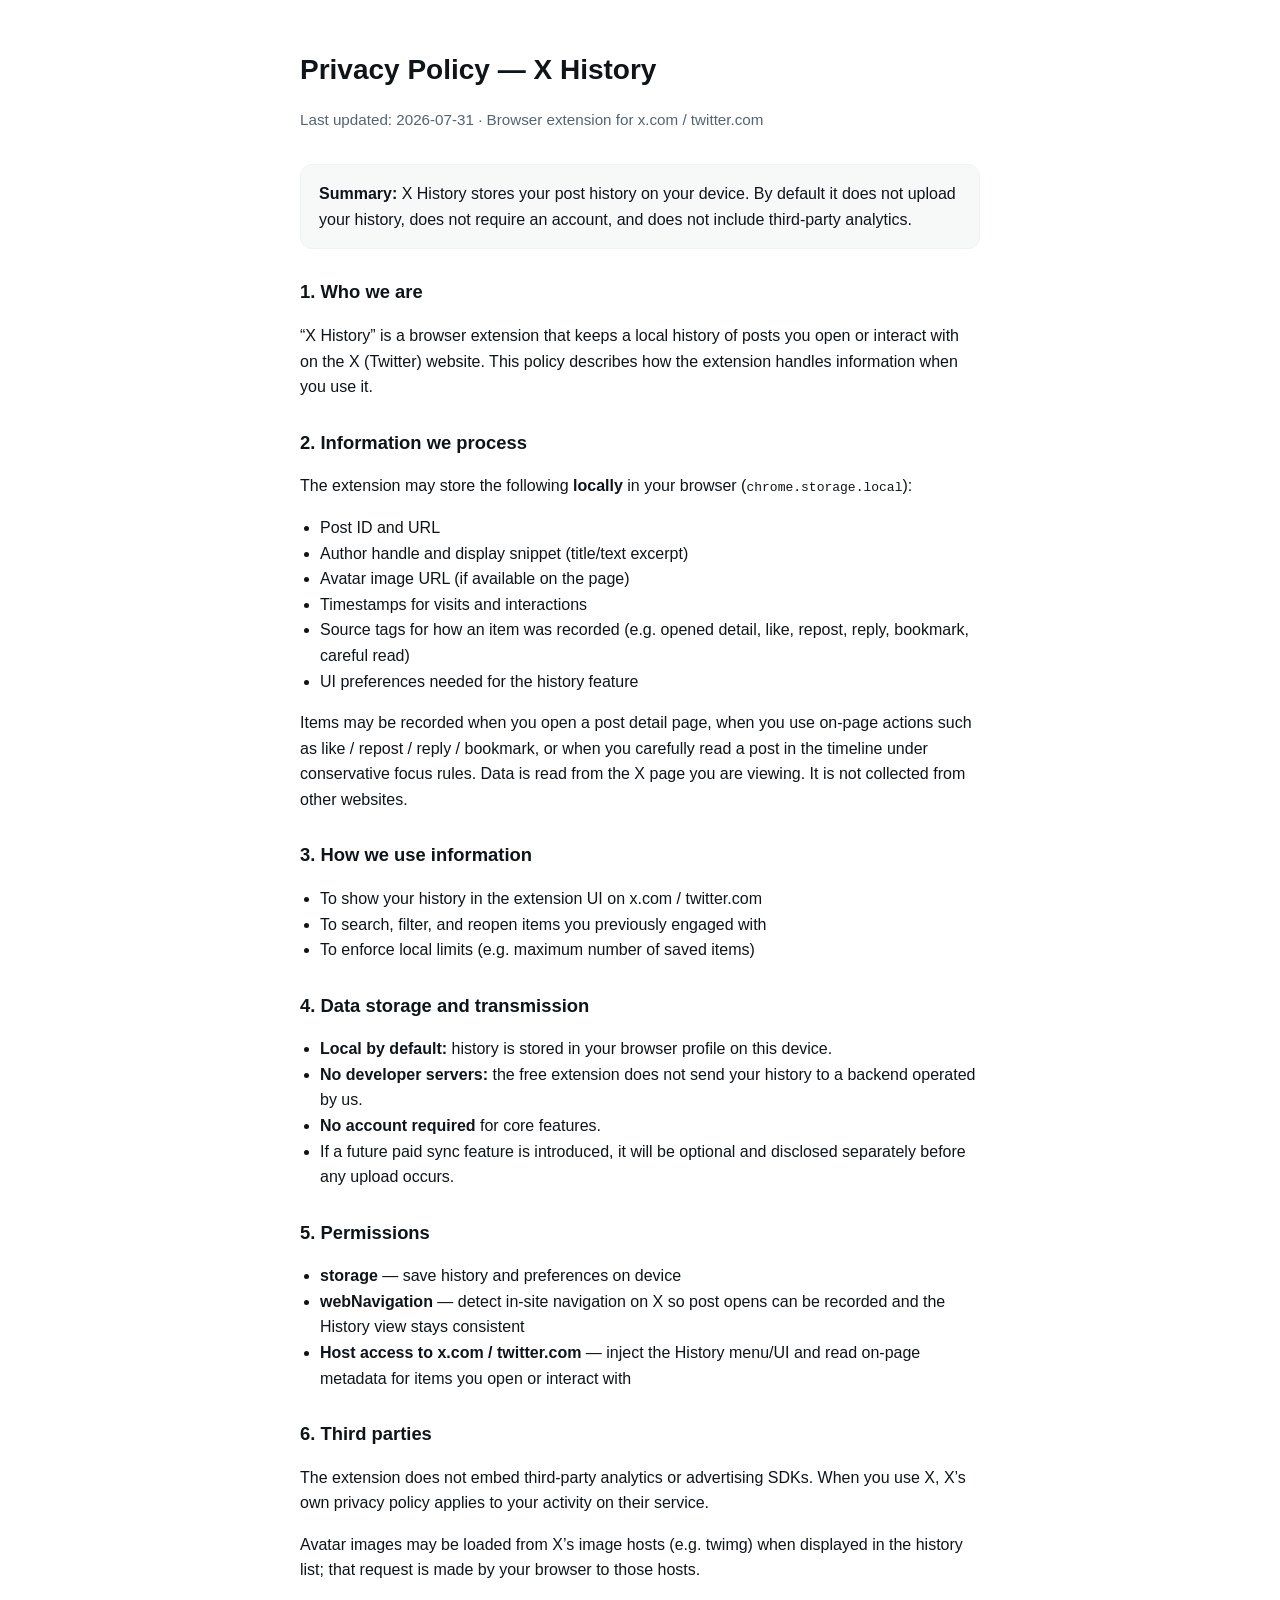
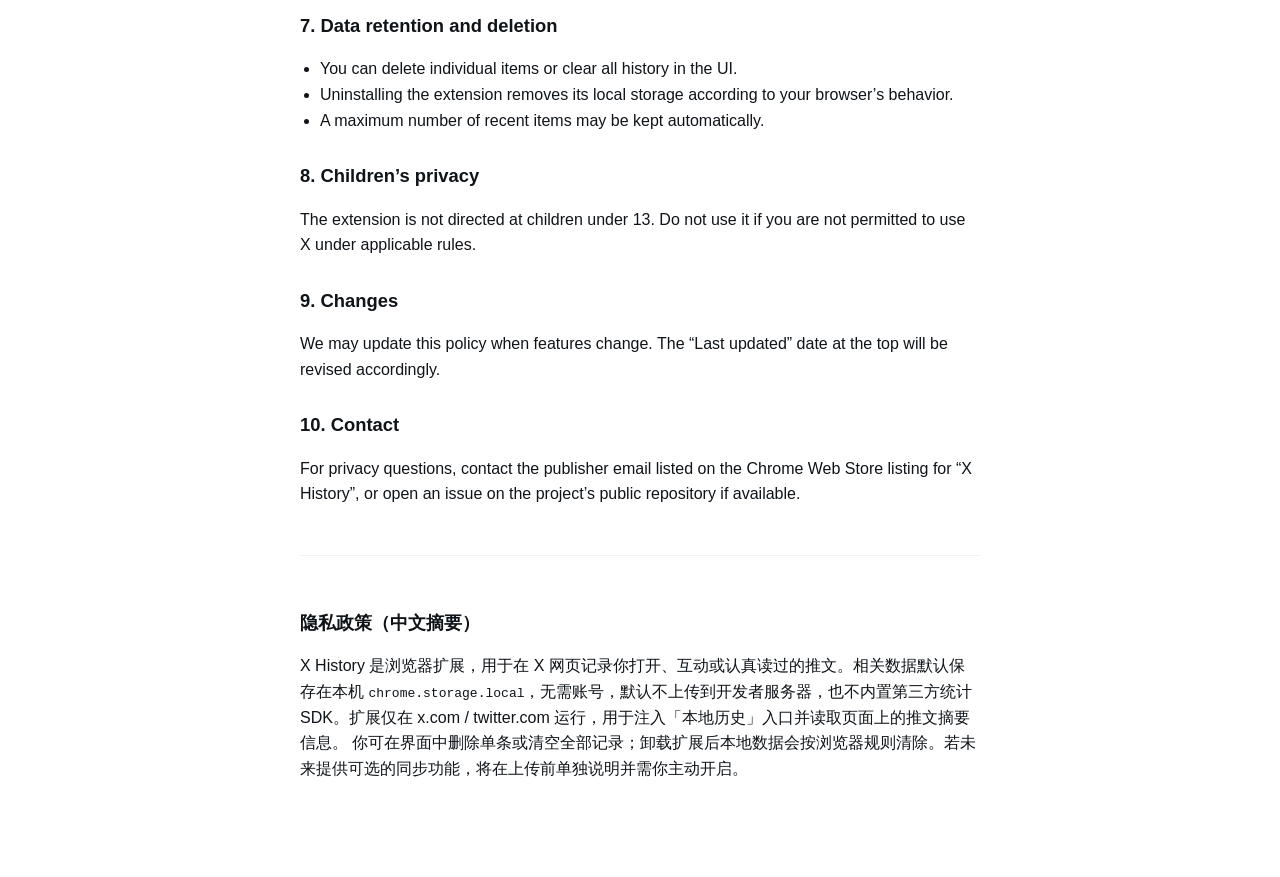
<file: docs/privacy.html>
<!DOCTYPE html>
<html lang="en">
  <head>
    <meta charset="utf-8" />
    <meta name="viewport" content="width=device-width, initial-scale=1" />
    <title>Privacy Policy — X History</title>
    <style>
      :root {
        color-scheme: light dark;
        --bg: #0f1419;
        --fg: #e7e9ea;
        --muted: #8b98a5;
        --accent: #1d9bf0;
        --card: #16181c;
        --border: #2f3336;
      }
      @media (prefers-color-scheme: light) {
        :root {
          --bg: #ffffff;
          --fg: #0f1419;
          --muted: #536471;
          --card: #f7f9f9;
          --border: #eff3f4;
        }
      }
      * {
        box-sizing: border-box;
      }
      body {
        margin: 0;
        font-family: -apple-system, BlinkMacSystemFont, "Segoe UI", Roboto,
          Helvetica, Arial, sans-serif;
        background: var(--bg);
        color: var(--fg);
        line-height: 1.6;
      }
      main {
        max-width: 720px;
        margin: 0 auto;
        padding: 48px 20px 80px;
      }
      h1 {
        font-size: 1.75rem;
        margin: 0 0 8px;
      }
      .meta {
        color: var(--muted);
        font-size: 0.95rem;
        margin-bottom: 32px;
      }
      h2 {
        font-size: 1.15rem;
        margin: 28px 0 10px;
      }
      p,
      li {
        color: var(--fg);
      }
      ul {
        padding-left: 1.25rem;
      }
      a {
        color: var(--accent);
      }
      .card {
        background: var(--card);
        border: 1px solid var(--border);
        border-radius: 12px;
        padding: 16px 18px;
        margin: 16px 0;
      }
      .lang {
        margin-top: 48px;
        padding-top: 24px;
        border-top: 1px solid var(--border);
      }
    </style>
  </head>
  <body>
    <main>
      <h1>Privacy Policy — X History</h1>
      <p class="meta">Last updated: 2026-07-31 · Browser extension for x.com / twitter.com</p>

      <div class="card">
        <strong>Summary:</strong> X History stores your post history on your
        device. By default it does not upload your history, does not require an
        account, and does not include third-party analytics.
      </div>

      <h2>1. Who we are</h2>
      <p>
        “X History” is a browser extension that keeps a local history of posts
        you open or interact with on the X (Twitter) website. This policy
        describes how the extension handles information when you use it.
      </p>

      <h2>2. Information we process</h2>
      <p>The extension may store the following <strong>locally</strong> in your browser (<code>chrome.storage.local</code>):</p>
      <ul>
        <li>Post ID and URL</li>
        <li>Author handle and display snippet (title/text excerpt)</li>
        <li>Avatar image URL (if available on the page)</li>
        <li>Timestamps for visits and interactions</li>
        <li>
          Source tags for how an item was recorded (e.g. opened detail, like,
          repost, reply, bookmark, careful read)
        </li>
        <li>UI preferences needed for the history feature</li>
      </ul>
      <p>
        Items may be recorded when you open a post detail page, when you use
        on-page actions such as like / repost / reply / bookmark, or when you
        carefully read a post in the timeline under conservative focus rules.
        Data is read from the X page you are viewing. It is not collected from
        other websites.
      </p>

      <h2>3. How we use information</h2>
      <ul>
        <li>To show your history in the extension UI on x.com / twitter.com</li>
        <li>To search, filter, and reopen items you previously engaged with</li>
        <li>To enforce local limits (e.g. maximum number of saved items)</li>
      </ul>

      <h2>4. Data storage and transmission</h2>
      <ul>
        <li>
          <strong>Local by default:</strong> history is stored in your browser
          profile on this device.
        </li>
        <li>
          <strong>No developer servers:</strong> the free extension does not
          send your history to a backend operated by us.
        </li>
        <li>
          <strong>No account required</strong> for core features.
        </li>
        <li>
          If a future paid sync feature is introduced, it will be optional and
          disclosed separately before any upload occurs.
        </li>
      </ul>

      <h2>5. Permissions</h2>
      <ul>
        <li>
          <strong>storage</strong> — save history and preferences on device
        </li>
        <li>
          <strong>webNavigation</strong> — detect in-site navigation on X so
          post opens can be recorded and the History view stays consistent
        </li>
        <li>
          <strong>Host access to x.com / twitter.com</strong> — inject the
          History menu/UI and read on-page metadata for items you open or
          interact with
        </li>
      </ul>

      <h2>6. Third parties</h2>
      <p>
        The extension does not embed third-party analytics or advertising SDKs.
        When you use X, X’s own privacy policy applies to your activity on their
        service.
      </p>
      <p>
        Avatar images may be loaded from X’s image hosts (e.g. twimg) when
        displayed in the history list; that request is made by your browser to
        those hosts.
      </p>

      <h2>7. Data retention and deletion</h2>
      <ul>
        <li>You can delete individual items or clear all history in the UI.</li>
        <li>
          Uninstalling the extension removes its local storage according to your
          browser’s behavior.
        </li>
        <li>A maximum number of recent items may be kept automatically.</li>
      </ul>

      <h2>8. Children’s privacy</h2>
      <p>
        The extension is not directed at children under 13. Do not use it if you
        are not permitted to use X under applicable rules.
      </p>

      <h2>9. Changes</h2>
      <p>
        We may update this policy when features change. The “Last updated” date
        at the top will be revised accordingly.
      </p>

      <h2>10. Contact</h2>
      <p>
        For privacy questions, contact the publisher email listed on the Chrome
        Web Store listing for “X History”, or open an issue on the project’s
        public repository if available.
      </p>

      <div class="lang">
        <h2>隐私政策（中文摘要）</h2>
        <p>
          X History 是浏览器扩展，用于在 X 网页记录你打开、互动或认真读过的推文。相关数据默认保存在本机
          <code>chrome.storage.local</code>，无需账号，默认不上传到开发者服务器，也不内置第三方统计
          SDK。扩展仅在 x.com / twitter.com 运行，用于注入「本地历史」入口并读取页面上的推文摘要信息。
          你可在界面中删除单条或清空全部记录；卸载扩展后本地数据会按浏览器规则清除。若未来提供可选的同步功能，将在上传前单独说明并需你主动开启。
        </p>
      </div>
    </main>
  </body>
</html>
</file>
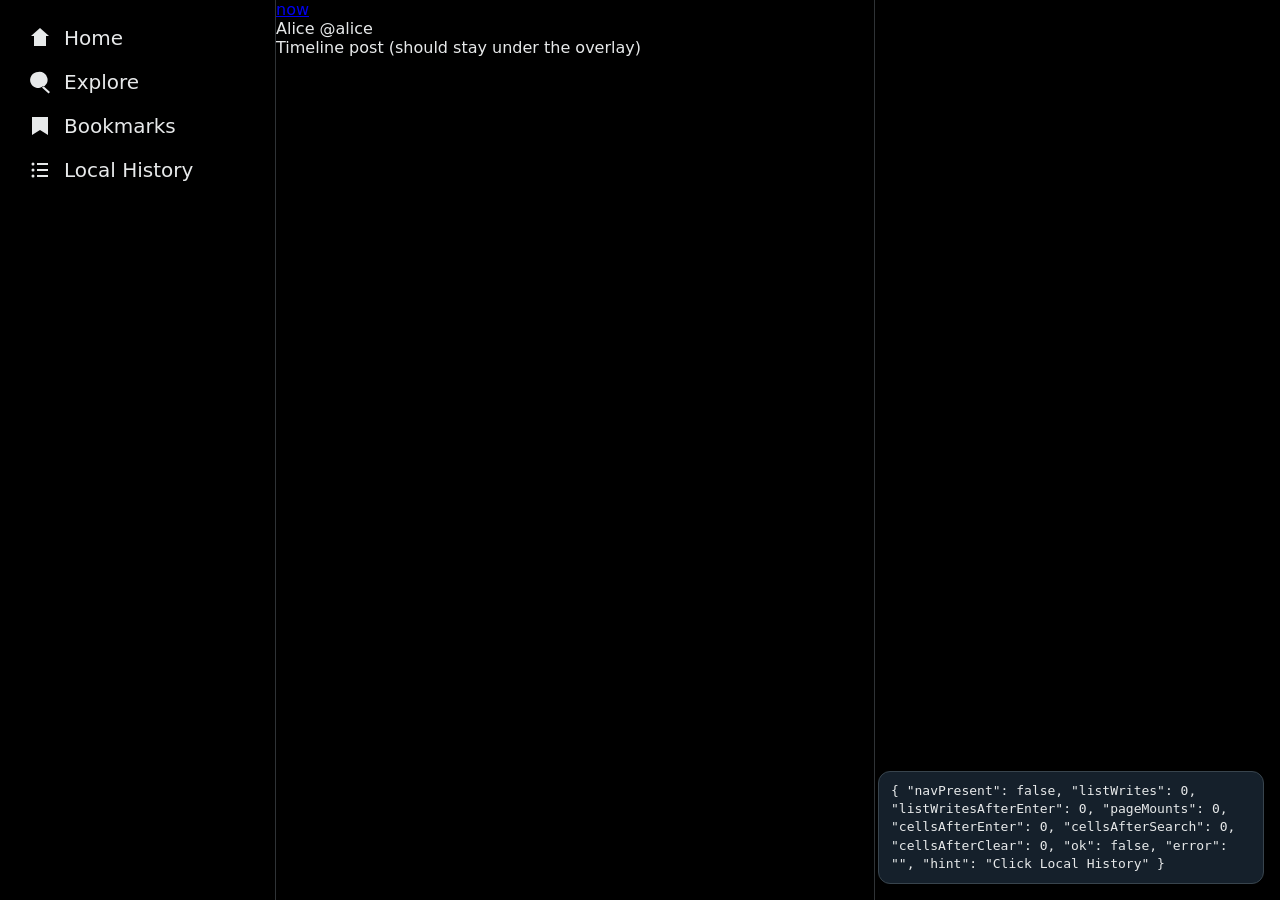
<file: test/fixture/x-shell.html>
<!DOCTYPE html>
<html lang="en" data-xh-theme="dark">
  <head>
    <meta charset="utf-8" />
    <title>X History fixture</title>
    <style>
      html,
      body {
        margin: 0;
        background: #000;
        color: #e7e9ea;
        font-family: system-ui, sans-serif;
      }
      header[role="banner"] {
        position: fixed;
        left: 0;
        top: 0;
        width: 275px;
        height: 100vh;
        box-sizing: border-box;
        padding: 16px;
      }
      nav[role="navigation"] a {
        display: flex;
        align-items: center;
        gap: 12px;
        color: inherit;
        text-decoration: none;
        padding: 10px 12px;
        border-radius: 9999px;
        font-size: 20px;
      }
      nav[role="navigation"] svg {
        width: 24px;
        height: 24px;
        fill: currentColor;
      }
      [data-testid="primaryColumn"] {
        position: absolute;
        left: 275px;
        top: 0;
        width: 600px;
        height: 100vh;
        background: #000;
        border-left: 1px solid #2f3336;
        border-right: 1px solid #2f3336;
        box-sizing: border-box;
      }
      #fixture-status {
        position: fixed;
        right: 16px;
        bottom: 16px;
        z-index: 2147483647;
        background: #15202b;
        border: 1px solid #38444d;
        border-radius: 12px;
        padding: 10px 12px;
        font: 13px/1.4 ui-monospace, monospace;
        max-width: 360px;
      }
    </style>
    <link rel="stylesheet" href="/src/content.css" />
  </head>
  <body>
    <header role="banner">
      <nav role="navigation">
        <a href="/home" data-testid="AppTabBar_Home_Link" aria-current="page">
          <svg viewBox="0 0 24 24" aria-hidden="true"><path d="M12 2l9 8h-3v10H6V10H3z"></path></svg>
          <span>Home</span>
        </a>
        <a href="/explore">
          <svg viewBox="0 0 24 24" aria-hidden="true"><path d="M10 2a8 8 0 105.3 14.1L22 22l-1.4 1.4-6.7-5.9A8 8 0 0010 2z"></path></svg>
          <span>Explore</span>
        </a>
        <a href="/i/bookmarks" data-testid="AppTabBar_Bookmarks_Link">
          <svg viewBox="0 0 24 24" aria-hidden="true"><path d="M4 3h16v18l-8-5-8 5V3z"></path></svg>
          <span>Bookmarks</span>
        </a>
      </nav>
    </header>
    <main role="main">
      <div data-testid="primaryColumn">
        <article data-testid="tweet">
          <a href="/alice/status/111"><time>now</time></a>
          <div data-testid="User-Name">Alice @alice</div>
          <div data-testid="tweetText">Timeline post (should stay under the overlay)</div>
        </article>
      </div>
    </main>
    <div id="fixture-status">boot…</div>

    <script src="/test/fixture/chrome-mock.js"></script>
    <script src="/src/page-hook.js"></script>
    <script src="/src/storage.js"></script>
    <script src="/src/view-stability.js"></script>
    <script src="/src/content.js"></script>
    <script src="/test/fixture/autotest.js"></script>
  </body>
</html>
</file>
<file: src/content.css>
/* ========== X History — overlay (layout-agnostic) ========== */

/* No longer hide X's primaryColumn children — that broke Chat / full-width layouts. */

/* ——— Nav ——— */

#x-history-nav-item {
  cursor: pointer;
  /* Chat icon-only rail: avoid extra offset vs native items */
  margin-right: 0 !important;
  margin-inline-end: 0 !important;
}

#x-history-nav-item.xh-nav-active,
#x-history-nav-item .xh-label-active {
  font-weight: 700;
}

/* Row wrapper (when we clone nav > div > a) */
nav[role="navigation"] > *:has(#x-history-nav-item) {
  margin-right: 0 !important;
  margin-inline-end: 0 !important;
}

#x-history-nav-item svg {
  margin: 0 !important;
}

/* ——— Overlay page (positioned in JS over the content region) ——— */

#x-history-page.xh-page {
  color: var(--xh-text, #e7e9ea);
  background-color: var(--xh-bg, #000);
  font-family: TwitterChirp, -apple-system, BlinkMacSystemFont, "Segoe UI",
    Roboto, Helvetica, Arial, sans-serif;
  /* Match X primary column vertical rules (left + right) */
  border-left: 1px solid var(--xh-border, #2f3336);
  border-right: 1px solid var(--xh-border, #2f3336);
  /* position/size set inline by layoutHistoryPage() */
}

#x-history-page .xh-page-inner {
  width: 100%;
  max-width: 100%;
  min-height: 100%;
  background-color: transparent;
  display: flex;
  flex-direction: column;
}

/* Sticky header + search */
#x-history-page .xh-top {
  position: sticky;
  top: 0;
  z-index: 2;
  flex-shrink: 0;
  box-sizing: border-box;
  display: flex;
  flex-direction: column;
  gap: 0;
  padding: 0;
  backdrop-filter: blur(12px);
  -webkit-backdrop-filter: blur(12px);
  background-color: var(--xh-header-bg, rgba(0, 0, 0, 0.65));
  border-bottom: 1px solid var(--xh-border, #2f3336);
  transition: box-shadow 0.2s ease;
}

#x-history-page.xh-scrolled .xh-top {
  box-shadow: 0 4px 16px rgba(0, 0, 0, 0.18);
}

@keyframes xhPageIn {
  from {
    opacity: 0;
  }
  to {
    opacity: 1;
  }
}

/* Only play the fade on the first mount. A perpetual animation on .xh-page
   retriggers if the node is re-inserted or if style writes restart it. */
#x-history-page[data-xh-fresh].xh-page {
  animation: xhPageIn 0.15s ease-out;
}

@keyframes xhRowIn {
  from {
    opacity: 0;
    transform: translateY(6px);
  }
  to {
    opacity: 1;
    transform: none;
  }
}

#x-history-page[data-xh-fresh] .xh-stream > * {
  animation: xhRowIn 0.28s cubic-bezier(0.2, 0.7, 0.3, 1) both;
}

#x-history-page[data-xh-fresh] .xh-stream > *:nth-child(2) { animation-delay: 25ms; }
#x-history-page[data-xh-fresh] .xh-stream > *:nth-child(3) { animation-delay: 50ms; }
#x-history-page[data-xh-fresh] .xh-stream > *:nth-child(4) { animation-delay: 75ms; }
#x-history-page[data-xh-fresh] .xh-stream > *:nth-child(5) { animation-delay: 100ms; }
#x-history-page[data-xh-fresh] .xh-stream > *:nth-child(6) { animation-delay: 125ms; }
#x-history-page[data-xh-fresh] .xh-stream > *:nth-child(7) { animation-delay: 150ms; }
#x-history-page[data-xh-fresh] .xh-stream > *:nth-child(8) { animation-delay: 175ms; }
#x-history-page[data-xh-fresh] .xh-stream > *:nth-child(9) { animation-delay: 200ms; }
#x-history-page[data-xh-fresh] .xh-stream > *:nth-child(10) { animation-delay: 225ms; }
#x-history-page[data-xh-fresh] .xh-stream > *:nth-child(n+11) { animation-delay: 250ms; }

#x-history-page .xh-top-row {
  display: flex;
  align-items: center;
  justify-content: space-between;
  width: 100%;
  gap: 12px;
  min-height: 53px;
  padding: 0 16px;
  box-sizing: border-box;
}

#x-history-page .xh-search {
  display: flex;
  align-items: center;
  gap: 8px;
  margin: 0 16px;
  padding: 0 12px;
  height: 42px;
  border-radius: 9999px;
  background-color: var(--xh-hover, rgba(255, 255, 255, 0.06));
  border: 1px solid var(--xh-border, #2f3336);
  box-sizing: border-box;
}

#x-history-page .xh-search:focus-within {
  border-color: var(--xh-accent, #1d9bf0);
  box-shadow: 0 0 0 1px var(--xh-accent, #1d9bf0);
}

#x-history-page .xh-search-icon {
  width: 18px;
  height: 18px;
  flex-shrink: 0;
  color: var(--xh-muted, #71767b);
}

#x-history-page .xh-search-input {
  flex: 1;
  min-width: 0;
  border: 0;
  outline: none;
  background: transparent;
  color: var(--xh-text, #e7e9ea);
  font: inherit;
  font-size: 15px;
  line-height: 20px;
  padding: 0;
}

#x-history-page .xh-search-input::placeholder {
  color: var(--xh-muted, #71767b);
}

/* Hide native search clear on WebKit; we use our own */
#x-history-page .xh-search-input::-webkit-search-cancel-button {
  -webkit-appearance: none;
  appearance: none;
}

#x-history-page .xh-search-clear {
  appearance: none;
  border: 0;
  background: transparent;
  color: var(--xh-muted, #71767b);
  width: 28px;
  height: 28px;
  border-radius: 9999px;
  font-size: 18px;
  line-height: 1;
  cursor: pointer;
  flex-shrink: 0;
  display: flex;
  align-items: center;
  justify-content: center;
  padding: 0;
}

#x-history-page .xh-search-clear:hover {
  background-color: var(--xh-hover, rgba(255, 255, 255, 0.08));
  color: var(--xh-text, #e7e9ea);
}

#x-history-page .xh-search-clear[hidden] {
  display: none !important;
}

#x-history-page .xh-top-title {
  margin: 0;
  font-size: 20px;
  font-weight: 700;
  line-height: 24px;
  color: var(--xh-text, #e7e9ea);
  pointer-events: none;
}

#x-history-page .xh-title-wrap {
  display: flex;
  align-items: baseline;
  gap: 8px;
  min-width: 0;
}

#x-history-page .xh-count {
  font-size: 13px;
  font-weight: 400;
  line-height: 16px;
  color: var(--xh-muted, #71767b);
  background-color: var(--xh-hover, rgba(255, 255, 255, 0.06));
  padding: 3px 9px;
  border-radius: 9999px;
  white-space: nowrap;
}

#x-history-page .xh-count[hidden] {
  display: none !important;
}

#x-history-page .xh-clear-btn {
  appearance: none;
  border: 0;
  margin: 0;
  background: transparent;
  color: var(--xh-accent, #1d9bf0);
  font: inherit;
  font-size: 14px;
  font-weight: 700;
  line-height: 16px;
  padding: 8px 12px;
  border-radius: 9999px;
  cursor: pointer;
  transition: background-color 0.2s;
}

#x-history-page .xh-clear-btn:hover {
  background-color: rgba(29, 155, 240, 0.1);
}

#x-history-page .xh-section {
  width: 100%;
  flex: 1;
  background-color: transparent;
}

#x-history-page .xh-stream {
  background-color: transparent;
}

/* Empty state */
#x-history-page .xh-empty {
  padding: 72px 32px;
  max-width: 420px;
  margin: 0 auto;
  text-align: center;
  display: flex;
  flex-direction: column;
  align-items: center;
}

#x-history-page .xh-empty-icon {
  width: 64px;
  height: 64px;
  border-radius: 9999px;
  display: flex;
  align-items: center;
  justify-content: center;
  background-color: var(--xh-hover, rgba(255, 255, 255, 0.06));
  color: var(--xh-muted, #71767b);
  margin-bottom: 20px;
}

#x-history-page .xh-empty-icon svg {
  width: 28px;
  height: 28px;
}

#x-history-page .xh-empty-title {
  font-size: 24px;
  font-weight: 800;
  line-height: 30px;
  letter-spacing: -0.2px;
  color: var(--xh-text, #e7e9ea);
  margin: 0 0 8px;
}

#x-history-page .xh-empty-desc {
  font-size: 15px;
  line-height: 20px;
  color: var(--xh-muted, #71767b);
  margin: 0;
}

/* Date group labels */
#x-history-page .xh-group {
  display: flex;
  align-items: center;
  gap: 10px;
  padding: 18px 16px 6px;
  font-size: 12px;
  font-weight: 700;
  letter-spacing: 0.03em;
  line-height: 16px;
  color: var(--xh-muted, #71767b);
}

#x-history-page .xh-group::after {
  content: "";
  flex: 1;
  height: 1px;
  background-color: var(--xh-border, #2f3336);
  opacity: 0.7;
}

#x-history-page .xh-group:first-child {
  padding-top: 10px;
}

/* Cells */
#x-history-page .xh-cell {
  width: 100%;
  border-bottom: 1px solid var(--xh-border, #2f3336);
  transition: background-color 0.2s;
  background-color: transparent;
}

#x-history-page .xh-cell:hover {
  background-color: var(--xh-hover, rgba(255, 255, 255, 0.03));
}

#x-history-page .xh-cell-inner {
  display: flex;
  align-items: flex-start;
  gap: 0;
  position: relative;
}

#x-history-page .xh-cell-hit {
  display: flex;
  flex: 1;
  min-width: 0;
  gap: 12px;
  padding: 14px 16px;
  text-decoration: none;
  color: inherit;
  outline: none;
}

#x-history-page .xh-cell-hit:focus-visible {
  box-shadow: inset 0 0 0 2px var(--xh-accent, #1d9bf0);
}

#x-history-page .xh-avatar {
  width: 40px;
  height: 40px;
  border-radius: 9999px;
  flex-shrink: 0;
  display: flex;
  align-items: center;
  justify-content: center;
  font-size: 16px;
  font-weight: 700;
  color: #fff;
  background: var(--xh-accent, #1d9bf0);
  user-select: none;
  overflow: hidden;
  position: relative;
}

#x-history-page .xh-avatar-img {
  width: 40px;
  height: 40px;
  border-radius: 9999px;
  object-fit: cover;
  display: block;
  background: var(--xh-border, #2f3336);
}

#x-history-page .xh-avatar-fallback {
  width: 100%;
  height: 100%;
  display: flex;
  align-items: center;
  justify-content: center;
  font-size: 16px;
  font-weight: 700;
  color: #fff;
  background: var(--xh-accent, #1d9bf0);
  border-radius: 9999px;
}

#x-history-page .xh-avatar-fallback[hidden] {
  display: none !important;
}

#x-history-page .xh-cell-body {
  flex: 1;
  min-width: 0;
  padding-top: 2px;
}

#x-history-page .xh-cell-head {
  display: flex;
  align-items: baseline;
  gap: 4px;
  min-width: 0;
  margin-bottom: 2px;
  font-size: 15px;
  line-height: 20px;
}

#x-history-page .xh-handle {
  font-weight: 700;
  color: var(--xh-text, #e7e9ea);
  overflow: hidden;
  text-overflow: ellipsis;
  white-space: nowrap;
}

#x-history-page .xh-cell-hit:hover .xh-handle {
  text-decoration: underline;
}

#x-history-page .xh-dot,
#x-history-page .xh-time {
  color: var(--xh-muted, #71767b);
  font-weight: 400;
  flex-shrink: 0;
  font-size: 13px;
}

#x-history-page .xh-cell-text {
  font-size: 15px;
  font-weight: 400;
  line-height: 20px;
  color: var(--xh-text, #e7e9ea);
  white-space: pre-wrap;
  word-wrap: break-word;
  display: -webkit-box;
  -webkit-line-clamp: 3;
  -webkit-box-orient: vertical;
  overflow: hidden;
}

/* Search match highlight */
#x-history-page .xh-mark {
  background-color: rgba(29, 155, 240, 0.28);
  color: inherit;
  border-radius: 3px;
  padding: 0 1px;
}

/* Source filter chips */
#x-history-page .xh-filters {
  display: flex;
  flex-wrap: nowrap;
  align-items: center;
  gap: 8px;
  padding: 12px 16px;
  overflow-x: auto;
  scrollbar-width: none;
  -ms-overflow-style: none;
}

#x-history-page .xh-filters::-webkit-scrollbar {
  display: none;
}

#x-history-page .xh-filter-chip {
  appearance: none;
  border: 1px solid var(--xh-border, #2f3336);
  background: transparent;
  color: var(--xh-text, #e7e9ea);
  font: inherit;
  font-size: 13px;
  font-weight: 700;
  line-height: 16px;
  padding: 6px 12px;
  border-radius: 9999px;
  cursor: pointer;
  white-space: nowrap;
  flex-shrink: 0;
  transition: background-color 0.15s, border-color 0.15s, color 0.15s;
}

#x-history-page .xh-filter-chip:hover {
  background-color: var(--xh-hover, rgba(255, 255, 255, 0.06));
}

#x-history-page .xh-filter-chip:focus-visible,
#x-history-page .xh-clear-btn:focus-visible {
  outline: 2px solid var(--xh-accent, #1d9bf0);
  outline-offset: 1px;
}

#x-history-page .xh-filter-chip.is-active {
  background-color: var(--xh-text, #e7e9ea);
  border-color: var(--xh-text, #e7e9ea);
  color: var(--xh-bg, #000);
}

#x-history-page .xh-chip-n {
  margin-left: 6px;
  font-size: 12px;
  font-weight: 400;
  opacity: 0.7;
}

/* Source badges on cells */
#x-history-page .xh-badges {
  display: flex;
  flex-wrap: wrap;
  gap: 4px;
  margin-top: 6px;
}

#x-history-page .xh-badge {
  display: inline-flex;
  align-items: center;
  gap: 4px;
  font-size: 11px;
  font-weight: 700;
  line-height: 14px;
  padding: 2px 8px;
  border-radius: 9999px;
  color: var(--xh-muted, #71767b);
  background: var(--xh-hover, rgba(255, 255, 255, 0.06));
  border: 1px solid var(--xh-border, #2f3336);
}

#x-history-page .xh-badge svg {
  width: 12px;
  height: 12px;
  flex-shrink: 0;
}

#x-history-page .xh-badge-like {
  color: #f91880;
  border-color: rgba(249, 24, 128, 0.35);
  background: rgba(249, 24, 128, 0.08);
}

#x-history-page .xh-badge-repost {
  color: #00ba7c;
  border-color: rgba(0, 186, 124, 0.35);
  background: rgba(0, 186, 124, 0.08);
}

#x-history-page .xh-badge-reply {
  color: var(--xh-accent, #1d9bf0);
  border-color: rgba(29, 155, 240, 0.35);
  background: rgba(29, 155, 240, 0.08);
}

#x-history-page .xh-badge-detail {
  color: var(--xh-muted, #71767b);
}

#x-history-page .xh-badge-view {
  color: var(--xh-muted, #71767b);
}

#x-history-page .xh-badge-bookmark {
  color: #ffd400;
  border-color: rgba(255, 212, 0, 0.35);
  background: rgba(255, 212, 0, 0.08);
}

#x-history-page .xh-del {
  appearance: none;
  border: 0;
  background: transparent;
  color: var(--xh-muted, #71767b);
  width: 34px;
  height: 34px;
  margin: 6px 8px 0 0;
  padding: 0;
  border-radius: 9999px;
  cursor: pointer;
  display: flex;
  align-items: center;
  justify-content: center;
  flex-shrink: 0;
  opacity: 0;
  transition: opacity 0.15s, background-color 0.15s, color 0.15s;
}

#x-history-page .xh-del svg {
  width: 18px;
  height: 18px;
}

#x-history-page .xh-cell:hover .xh-del,
#x-history-page .xh-del:focus-visible {
  opacity: 1;
}

#x-history-page .xh-del:hover {
  background-color: rgba(244, 33, 46, 0.1);
  color: #f4212e;
}

@media (hover: none) {
  #x-history-page .xh-del {
    opacity: 0.7;
  }
}
</file>
